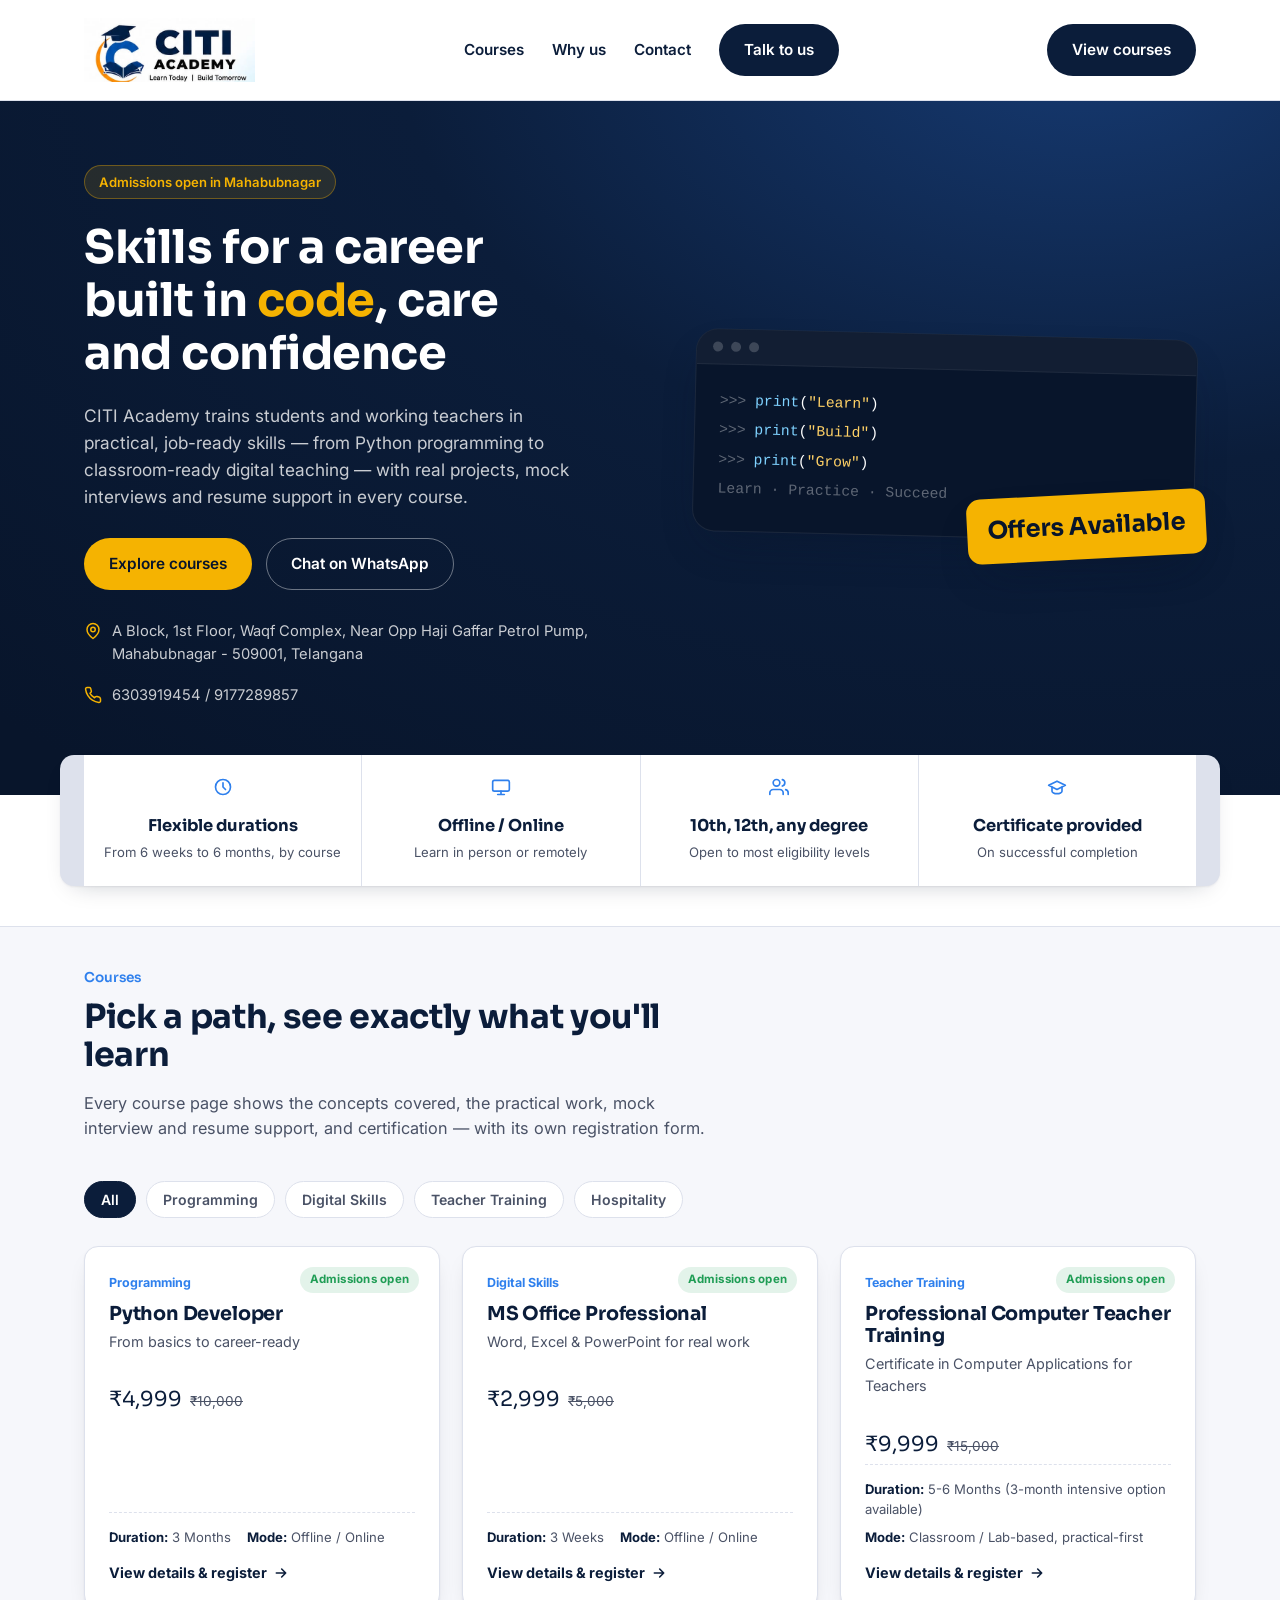
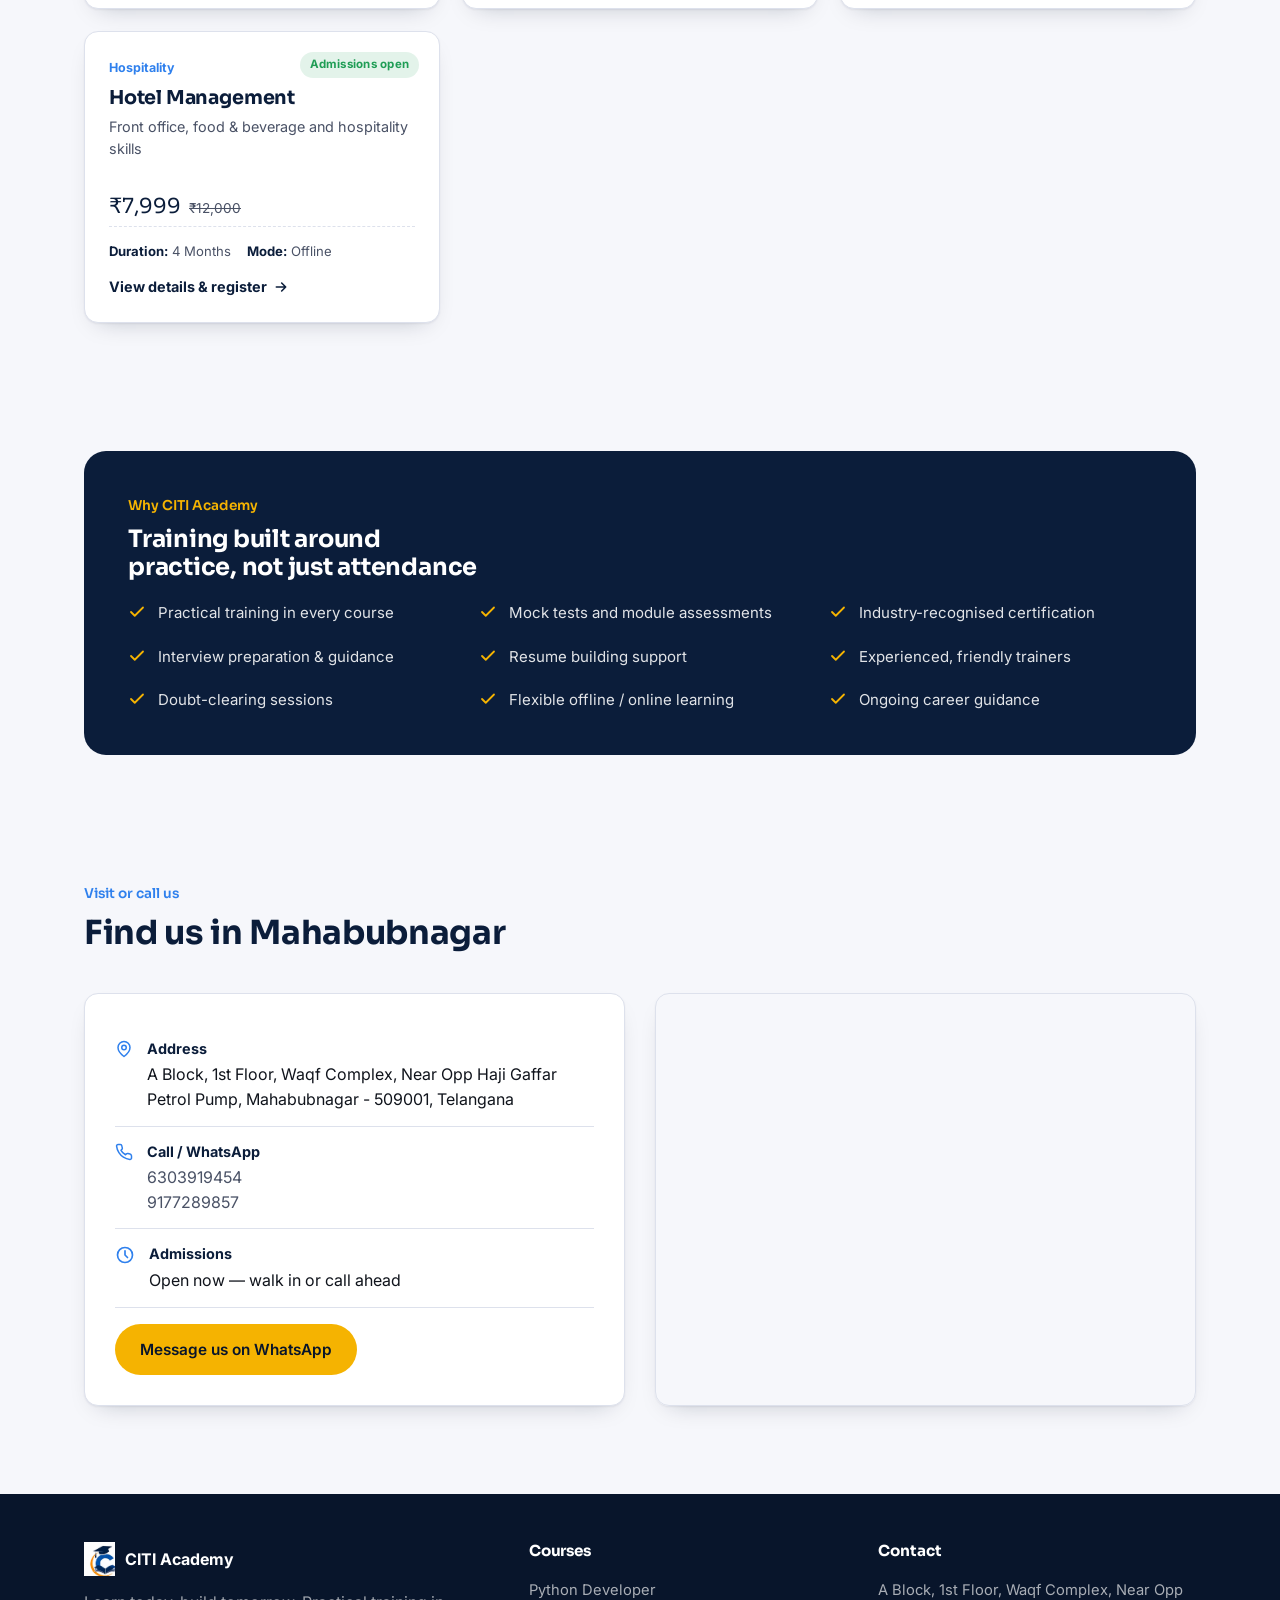
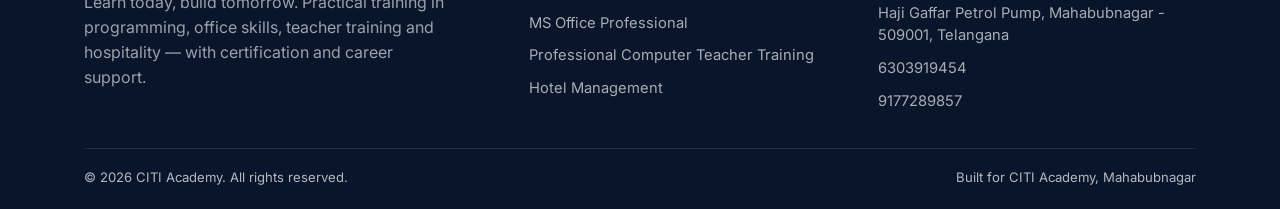
<file: index.html>
<!doctype html> 
<html lang="en">
<head>
<meta charset="UTF-8" />
<meta name="viewport" content="width=device-width, initial-scale=1" />
<title>CITI Academy, Mahabubnagar — Python, MS Office, Teacher Training & Hotel Management Courses</title>
<meta name="description" content="CITI Academy in Mahabubnagar, Telangana offers practical, certificate courses in Python Developer, MS Office, Professional Computer Teacher Training and Hotel Management. Offline & online batches. Call 6303919454." />
<meta name="keywords" content="CITI Academy, CITI Academy Mahabubnagar, Python course Mahabubnagar, computer teacher training, MS Office course, hotel management course, computer institute Mahabubnagar, Waqf Complex Mahabubnagar" />
<meta name="robots" content="index, follow" />
<meta name="google-site-verification" content="WbKcZV6cLNxIX26OUMDs0FAWcm-nRxJJ2PpLTy1rYeQ" />
<link rel="canonical" href="https://md-muzaffar.github.io/CITI-ACADEMY---website/" />

<meta property="og:type" content="website" />
<meta property="og:title" content="CITI Academy — Learn Today, Build Tomorrow" />
<meta property="og:description" content="Practical, certificate courses in Python, MS Office, Computer Teacher Training and Hotel Management. Offline & online batches in Mahabubnagar, Telangana." />
<meta property="og:image" content="assets/logo.png" />
<meta property="og:locale" content="en_IN" />

<link rel="icon" href="assets/favicon-32.png" sizes="32x32" />
<link rel="icon" href="assets/favicon-192.png" sizes="192x192" />
<link rel="apple-touch-icon" href="assets/favicon-192.png" />

<link rel="preconnect" href="https://fonts.googleapis.com" />
<link rel="preconnect" href="https://fonts.gstatic.com" crossorigin />
<link href="https://fonts.googleapis.com/css2?family=Sora:wght@500;600;700;800&family=Inter:wght@400;500;600;700&display=swap" rel="stylesheet" />
<link rel="stylesheet" href="css/style.css" />

<script type="application/ld+json">
{
  "@context": "https://schema.org",
  "@type": "EducationalOrganization",
  "name": "CITI Academy",
  "slogan": "Learn Today, Build Tomorrow",
  "url": "https://md-muzaffar.github.io/CITI-ACADEMY---website/",
  "logo": "https://md-muzaffar.github.io/CITI-ACADEMY---website/assets/logo.png",
  "address": {
    "@type": "PostalAddress",
    "streetAddress": "A Block, 1st Floor, Waqf Complex, Near Opp Haji Gaffar Petrol Pump",
    "addressLocality": "Mahabubnagar",
    "addressRegion": "Telangana",
    "postalCode": "509001",
    "addressCountry": "IN"
  },
  "telephone": ["+91-6303919454", "+91-9177289857"],
  "sameAs": []
}
</script>
</head>
<body>
<a class="skip-link" href="#main">Skip to content</a>

<header class="site-header">
  <div class="wrap">
    <a class="brand" href="index.html">
      <img src="assets/logo.png" alt="CITI Academy — Learn Today, Build Tomorrow" />
    </a>
    <nav class="main-nav" id="mainNav">
      <a href="#courses">Courses</a>
      <a href="#why">Why us</a>
      <a href="#contact">Contact</a>
      <a class="btn btn-navy btn-hide-mobile" href="#contact">Talk to us</a>
    </nav>
    <div class="header-cta">
      <a class="btn btn-navy btn-hide-mobile" href="#courses">View courses</a>
      <button class="nav-toggle" id="navToggle" aria-label="Open menu" aria-expanded="false">
        <svg width="20" height="20" viewBox="0 0 24 24" fill="none" stroke="currentColor" stroke-width="2" stroke-linecap="round"><path d="M4 6h16M4 12h16M4 18h16"/></svg>
      </button>
    </div>
  </div>
</header>

<main id="main">
  <!-- Hero -->
  <section class="hero">
    <div class="wrap">
      <div class="hero-copy">
        <span class="hero-kicker">Admissions open in Mahabubnagar</span>
        <h1>Skills for a career built in <em>code</em>, care and confidence</h1>
        <p class="lead">CITI Academy trains students and working teachers in practical, job-ready skills — from Python programming to classroom-ready digital teaching — with real projects, mock interviews and resume support in every course.</p>
        <div class="hero-actions">
          <a class="btn btn-primary" href="#courses">Explore courses</a>
          <a class="btn btn-outline" id="heroWhatsapp" href="#" target="_blank" rel="noopener">Chat on WhatsApp</a>
        </div>
        <div class="hero-meta" id="heroMeta"></div>
      </div>
      <div class="hero-visual">
        <div class="terminal">
          <div class="terminal-bar"><span></span><span></span><span></span></div>
          <div class="terminal-body">
            <div><span class="muted">&gt;&gt;&gt;</span> <span class="l1">print</span>(<span class="l2">"Learn"</span>)</div>
            <div><span class="muted">&gt;&gt;&gt;</span> <span class="l1">print</span>(<span class="l2">"Build"</span>)</div>
            <div><span class="muted">&gt;&gt;&gt;</span> <span class="l1">print</span>(<span class="l2">"Grow"</span>)</div>
            <div class="muted">Learn · Practice · Succeed</div>
          </div>
        </div>
        <div class="offer-chip">
          <span class="price">Offers Available</span>
        </div>
      </div>
    </div>
  </section>

  <!-- Stats -->
  <section class="stat-strip">
    <div class="wrap" id="statStrip"></div>
  </section>

  <!-- Courses -->
  <section class="section" id="courses">
    <div class="wrap">
      <div class="section-head">
        <span class="section-tag">Courses</span>
        <h2>Pick a path, see exactly what you'll learn</h2>
        <p>Every course page shows the concepts covered, the practical work, mock interview and resume support, and certification — with its own registration form.</p>
      </div>
      <div class="course-toolbar" id="courseFilters"></div>
      <div class="course-grid" id="courseGrid">
        <p>Loading courses…</p>
      </div>
    </div>
  </section>

  <!-- Why choose -->
  <section class="section" id="why">
    <div class="wrap">
      <div class="why-panel">
        <span class="section-tag" style="color:#f5b301">Why CITI Academy</span>
        <h2 style="color:#fff; max-width:20ch;">Training built around practice, not just attendance</h2>
        <div class="why-grid" id="whyGrid"></div>
      </div>
    </div>
  </section>

  <!-- Contact / location -->
  <section class="section" id="contact">
    <div class="wrap">
      <div class="section-head">
        <span class="section-tag">Visit or call us</span>
        <h2>Find us in Mahabubnagar</h2>
      </div>
      <div class="contact-grid">
        <div class="contact-card" id="contactCard"></div>
        <div class="map-frame">
          <iframe 
            src="https://www.google.com/maps?q=CITI+Academy,+Waqf+Complex,+A-Block,+Raichur+Road,+Boyapalle+Rural,+Mahbubnagar,+Telangana+509001&output=embed" 
            width="100%" 
            height="100%" 
            style="border:0;" 
            allowfullscreen="" 
            loading="lazy" 
            referrerpolicy="no-referrer-when-downgrade">
          </iframe>
        </div>
      </div>
    </div>
  </section>
</main>

<footer class="site-footer">
  <div class="wrap">
    <div class="footer-grid">
      <div>
        <div class="footer-brand"><img src="assets/icon.png" alt="" /><strong style="color:#fff;">CITI Academy</strong></div>
        <p style="color:rgba(255,255,255,.6); max-width:36ch;">Learn today, build tomorrow. Practical training in programming, office skills, teacher training and hospitality — with certification and career support.</p>
      </div>
      <div>
        <h4>Courses</h4>
        <div id="footerCourseLinks"></div>
      </div>
      <div>
        <h4>Contact</h4>
        <a id="footerAddress" href="#contact"></a>
        <a id="footerPhone1" href="#"></a>
        <a id="footerPhone2" href="#"></a>
      </div>
    </div>
    <div class="footer-bottom">
      <span>© <span id="year"></span> CITI Academy. All rights reserved.</span>
      <span>Built for CITI Academy, Mahabubnagar</span>
    </div>
  </div>
</footer>

<script src="js/shared.js"></script>
<script src="js/main.js"></script>
</body>
</html>
</file>
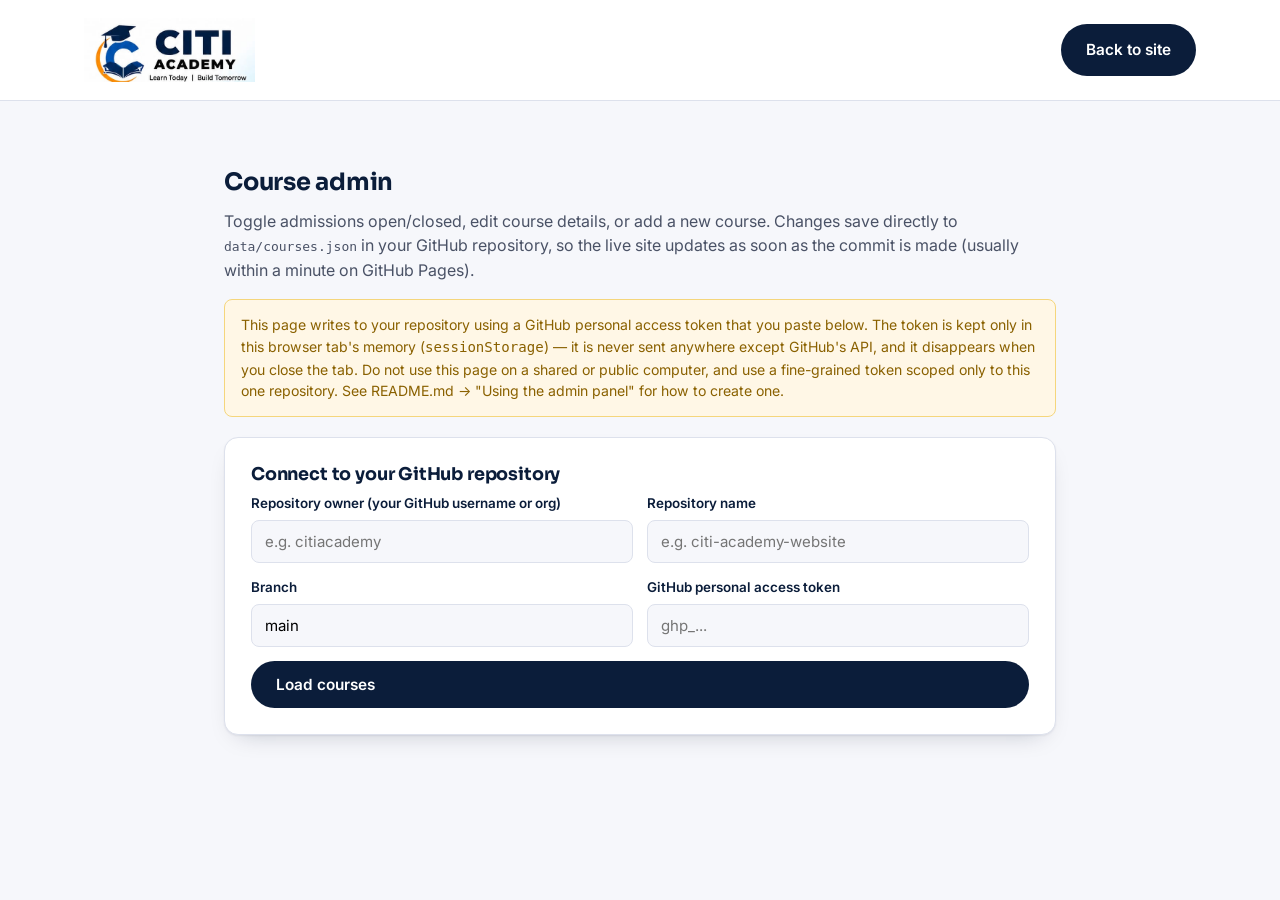
<file: admin.html>
<!doctype html>
<html lang="en">
<head>
<meta charset="UTF-8" />
<meta name="viewport" content="width=device-width, initial-scale=1" />
<title>Admin — CITI Academy</title>
<meta name="robots" content="noindex, nofollow" />
<link rel="icon" href="assets/favicon-32.png" sizes="32x32" />
<link rel="preconnect" href="https://fonts.googleapis.com" />
<link rel="preconnect" href="https://fonts.gstatic.com" crossorigin />
<link href="https://fonts.googleapis.com/css2?family=Sora:wght@500;600;700;800&family=Inter:wght@400;500;600;700&display=swap" rel="stylesheet" />
<link rel="stylesheet" href="css/style.css" />
</head>
<body>
<header class="site-header">
  <div class="wrap">
    <a class="brand" href="index.html"><img src="assets/logo.png" alt="CITI Academy" /></a>
    <div class="header-cta"><a class="btn btn-navy" href="index.html">Back to site</a></div>
  </div>
</header>

<div class="admin-shell">
  <h1 style="font-size:1.5rem; color:var(--navy-900); margin-top:28px;">Course admin</h1>
  <p>Toggle admissions open/closed, edit course details, or add a new course. Changes save directly to <code>data/courses.json</code> in your GitHub repository, so the live site updates as soon as the commit is made (usually within a minute on GitHub Pages).</p>

  <div class="admin-warning">
    This page writes to your repository using a GitHub personal access token that you paste below. The token is kept only in this browser tab's memory (<code>sessionStorage</code>) — it is never sent anywhere except GitHub's API, and it disappears when you close the tab. Do not use this page on a shared or public computer, and use a fine-grained token scoped only to this one repository. See README.md → "Using the admin panel" for how to create one.
  </div>

  <div class="admin-card" id="connectCard">
    <h2>Connect to your GitHub repository</h2>
    <div class="reg-form">
      <div class="row2">
        <div class="field">
          <label for="ghOwner">Repository owner (your GitHub username or org)</label>
          <input id="ghOwner" type="text" placeholder="e.g. citiacademy" />
        </div>
        <div class="field">
          <label for="ghRepo">Repository name</label>
          <input id="ghRepo" type="text" placeholder="e.g. citi-academy-website" />
        </div>
      </div>
      <div class="row2">
        <div class="field">
          <label for="ghBranch">Branch</label>
          <input id="ghBranch" type="text" value="main" />
        </div>
        <div class="field">
          <label for="ghToken">GitHub personal access token</label>
          <input id="ghToken" type="password" placeholder="ghp_..." />
        </div>
      </div>
      <button class="btn btn-navy" id="connectBtn">Load courses</button>
      <div class="form-msg" id="connectMsg"></div>
    </div>
  </div>

  <div id="editorArea" style="display:none;">
    <div class="admin-card">
      <div class="course-row-top">
        <h2 style="margin:0;">Existing courses</h2>
        <button class="btn btn-primary" id="saveBtn">Save changes to GitHub</button>
      </div>
      <p>Toggle a switch to open or close admissions instantly. Edit any field, then click "Save changes" once at the bottom — one click commits every edit on this page.</p>
      <div id="courseRows"></div>
    </div>

    <div class="admin-card">
      <h2>Add a new course</h2>
      <div class="reg-form">
        <div class="row2">
          <div class="field"><label>Course name</label><input id="newName" type="text" placeholder="e.g. Digital Marketing" /></div>
          <div class="field"><label>Category</label><input id="newCategory" type="text" placeholder="e.g. Marketing" /></div>
        </div>
        <div class="row2">
          <div class="field"><label>Duration</label><input id="newDuration" type="text" placeholder="e.g. 2 Months" /></div>
          <div class="field"><label>Mode</label><input id="newMode" type="text" placeholder="e.g. Offline / Online" /></div>
        </div>
        <div class="row2">
          <div class="field"><label>Fee (₹)</label><input id="newFee" type="number" placeholder="4999" /></div>
          <div class="field"><label>Original fee (₹, optional)</label><input id="newOriginalFee" type="number" placeholder="8000" /></div>
        </div>
        <div class="field"><label>Eligibility</label><input id="newEligibility" type="text" placeholder="e.g. 10th, 12th or any degree" /></div>
        <div class="field"><label>Tagline (short, shown on the course card)</label><input id="newTagline" type="text" /></div>
        <div class="field"><label>Overview</label><textarea id="newOverview"></textarea></div>
        <div class="field"><label>What you'll learn (one line per concept)</label><textarea class="mono" id="newConcepts" rows="5"></textarea></div>
        <div class="field"><label>Practical work (one line per item)</label><textarea class="mono" id="newPractical" rows="4"></textarea></div>
        <div class="field"><label>Mock interview description</label><textarea id="newMockInterview"></textarea></div>
        <div class="field"><label>Resume preparation description</label><textarea id="newResumePrep"></textarea></div>
        <div class="field"><label>Certification description</label><textarea id="newCertification"></textarea></div>
        <div class="field"><label>Highlights (one line per item)</label><textarea class="mono" id="newHighlights" rows="4"></textarea></div>
        <button class="btn btn-navy" id="addCourseBtn">Add course to list below</button>
        <p style="font-size:.82rem;">This adds it to the list above only — remember to click "Save changes to GitHub" afterwards.</p>
      </div>
    </div>
  </div>
</div>

<script src="js/shared.js"></script>
<script src="js/admin.js"></script>
</body>
</html>
</file>
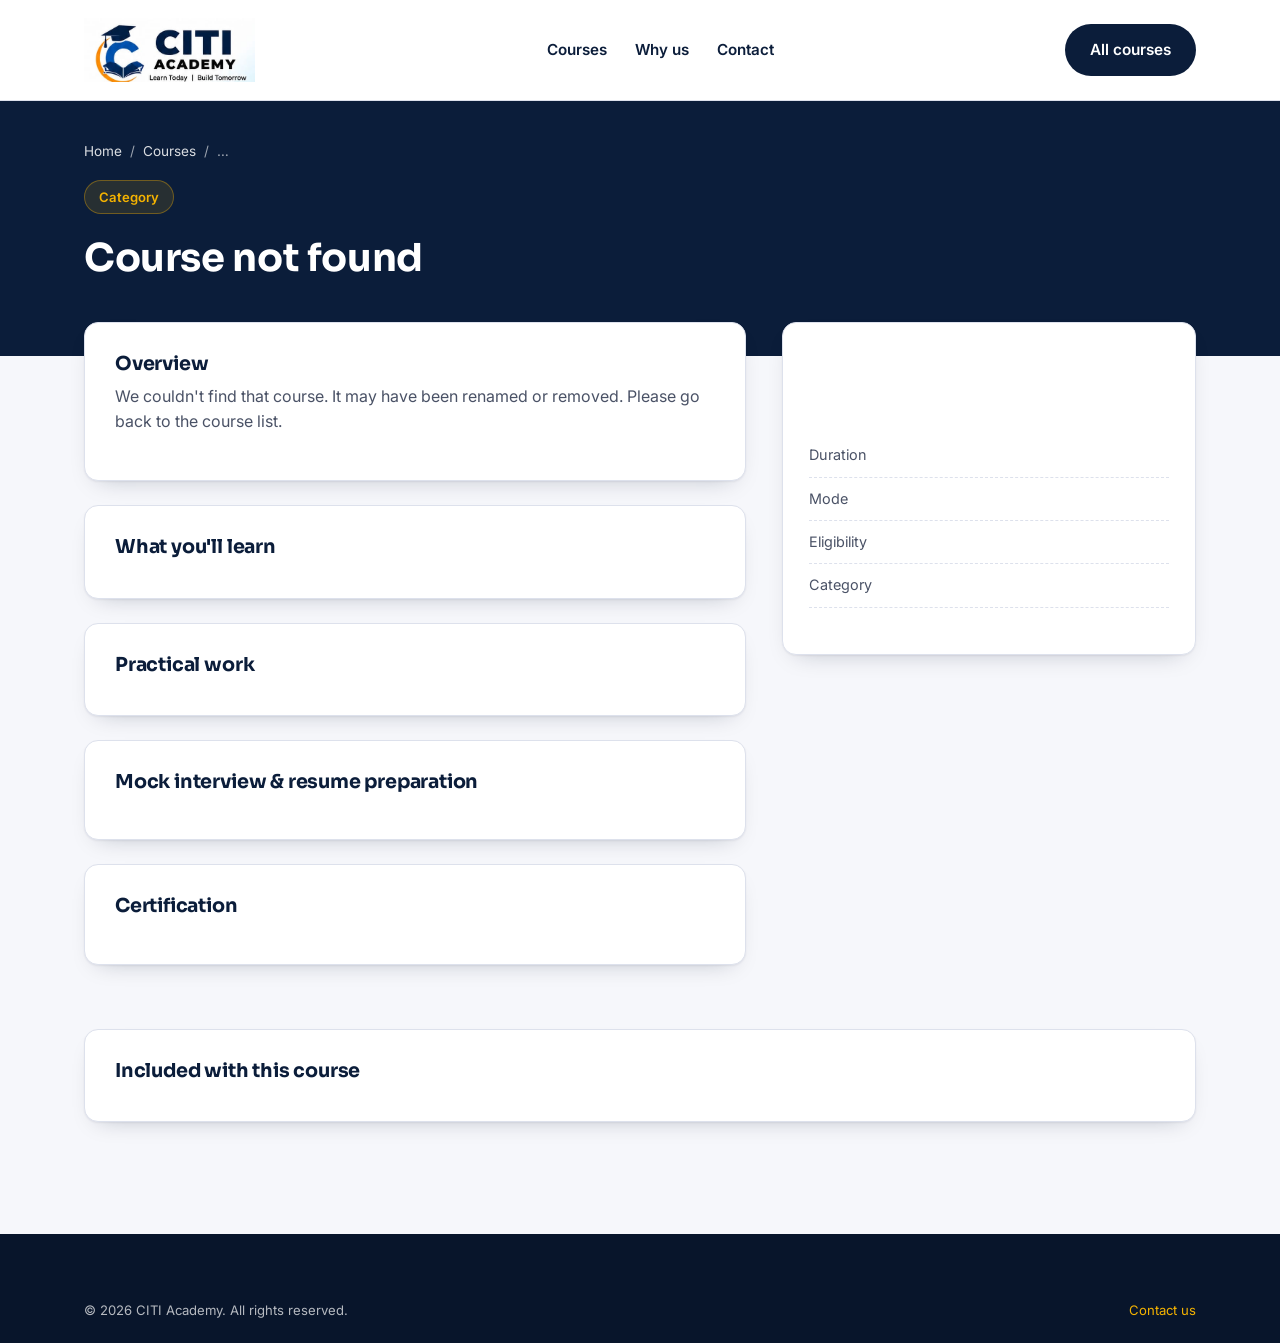
<file: course.html>
<!doctype html>
<html lang="en">
<head>
<meta charset="UTF-8" />
<meta name="viewport" content="width=device-width, initial-scale=1" />
<title id="pageTitle">Course details — CITI Academy</title>
<meta id="pageDescription" name="description" content="Course details, concepts, practical work and registration at CITI Academy, Mahabubnagar." />
<meta name="robots" content="index, follow" />
<link rel="icon" href="assets/favicon-32.png" sizes="32x32" />
<link rel="apple-touch-icon" href="assets/favicon-192.png" />
<link rel="preconnect" href="https://fonts.googleapis.com" />
<link rel="preconnect" href="https://fonts.gstatic.com" crossorigin />
<link href="https://fonts.googleapis.com/css2?family=Sora:wght@500;600;700;800&family=Inter:wght@400;500;600;700&display=swap" rel="stylesheet" />
<link rel="stylesheet" href="css/style.css" />
</head>
<body>
<a class="skip-link" href="#main">Skip to content</a>

<header class="site-header">
  <div class="wrap">
    <a class="brand" href="index.html"><img src="assets/logo.png" alt="CITI Academy" /></a>
    <nav class="main-nav" id="mainNav">
      <a href="index.html#courses">Courses</a>
      <a href="index.html#why">Why us</a>
      <a href="index.html#contact">Contact</a>
    </nav>
    <div class="header-cta">
      <a class="btn btn-navy btn-hide-mobile" href="index.html#courses">All courses</a>
      <button class="nav-toggle" id="navToggle" aria-label="Open menu" aria-expanded="false">
        <svg width="20" height="20" viewBox="0 0 24 24" fill="none" stroke="currentColor" stroke-width="2" stroke-linecap="round"><path d="M4 6h16M4 12h16M4 18h16"/></svg>
      </button>
    </div>
  </div>
</header>

<main id="main">
  <section class="course-hero">
    <div class="wrap">
      <div class="breadcrumb"><a href="index.html">Home</a> &nbsp;/&nbsp; <a href="index.html#courses">Courses</a> &nbsp;/&nbsp; <span id="crumbName">…</span></div>
      <div class="course-hero-top">
        <div>
          <span class="hero-kicker" id="courseCategory">Category</span>
          <h1 id="courseName">Loading course…</h1>
          <p class="lead" id="courseTagline" style="max-width:60ch;"></p>
        </div>
        <span class="badge-status" id="courseStatus"></span>
      </div>
    </div>
  </section>

  <div class="wrap">
    <div class="course-detail-grid">
      <div>
        <div class="detail-panel">
          <h2>Overview</h2>
          <p id="courseOverview"></p>
        </div>

        <div class="detail-panel">
          <h2>What you'll learn</h2>
          <ul class="check-list" id="conceptsList"></ul>
        </div>

        <div class="detail-panel">
          <h2>Practical work</h2>
          <ul class="check-list" id="practicalList"></ul>
        </div>

        <div class="detail-panel">
          <h2>Mock interview &amp; resume preparation</h2>
          <p id="mockInterviewText"></p>
          <p id="resumePrepText"></p>
        </div>

        <div class="detail-panel">
          <h2>Certification</h2>
          <p id="certificationText"></p>
        </div>
      </div>

      <aside>
        <div class="side-summary">
          <div class="fee-block">
            <span class="fee" id="sideFee"></span><span class="was" id="sideOriginalFee"></span>
          </div>
          <div class="summary-row"><span>Duration</span><span id="sideDuration"></span></div>
          <div class="summary-row"><span>Mode</span><span id="sideMode"></span></div>
          <div class="summary-row"><span>Eligibility</span><span id="sideEligibility"></span></div>
          <div class="summary-row"><span>Category</span><span id="sideCategory"></span></div>

          <div id="registrationArea" style="margin-top:20px;"></div>
        </div>
      </aside>
    </div>
  </div>

  <section class="section" id="highlightsSection">
    <div class="wrap">
      <div class="detail-panel">
        <h2>Included with this course</h2>
        <ul class="check-list" id="highlightsList" style="display:grid; grid-template-columns:1fr 1fr; gap:12px;"></ul>
      </div>
    </div>
  </section>
</main>

<footer class="site-footer">
  <div class="wrap">
    <div class="footer-bottom">
      <span>© <span id="year"></span> CITI Academy. All rights reserved.</span>
      <a href="index.html#contact" style="color:#f5b301; text-decoration:none;">Contact us</a>
    </div>
  </div>
</footer>

<script src="js/shared.js"></script>
<script src="js/config.js"></script>
<script src="js/course.js"></script>
</body>
</html>
</file>
<file: css/style.css>
/* =========================================================
   CITI Academy — design tokens
   ========================================================= */
:root{
  --navy-950: #08152b;
  --navy-900: #0b1d3a;
  --navy-800: #122b52;
  --navy-700: #1c3d6e;
  --blue-500: #2f80ed;
  --gold-500: #f5b301;
  --gold-600: #d99900;
  --paper: #f6f7fb;
  --paper-dim: #eceef5;
  --ink: #10141c;
  --ink-soft: #4a5266;
  --line: #dde1ec;
  --white: #ffffff;
  --ok-500: #1f9d55;
  --closed-500: #c0392b;

  --font-display: "Sora", "Segoe UI", sans-serif;
  --font-body: "Inter", "Segoe UI", sans-serif;

  --radius-s: 8px;
  --radius-m: 14px;
  --radius-l: 22px;
  --shadow-card: 0 1px 2px rgba(8,21,43,.06), 0 10px 24px -14px rgba(8,21,43,.28);
  --shadow-pop: 0 20px 45px -18px rgba(8,21,43,.45);
  --container: 1160px;
}

@media (prefers-color-scheme: dark){ /* intentionally not auto-inverting; brand is navy-first */ }

*, *::before, *::after{ box-sizing: border-box; }
html{ scroll-behavior: smooth; }
body{
  margin:0;
  font-family: var(--font-body);
  color: var(--ink);
  background: var(--paper);
  line-height: 1.55;
  -webkit-font-smoothing: antialiased;
}
img{ max-width:100%; display:block; }
a{ color: inherit; }
h1,h2,h3,h4{ font-family: var(--font-display); margin:0 0 .5em; line-height:1.15; letter-spacing: -0.01em; }
p{ margin:0 0 1em; color: var(--ink-soft); }
ul{ margin:0; padding:0; }
button{ font-family: inherit; }

:focus-visible{
  outline: 3px solid var(--gold-500);
  outline-offset: 2px;
}

.wrap{
  max-width: var(--container);
  margin: 0 auto;
  padding: 0 24px;
}

.eyebrow-free-label{ /* utility placeholder, unused by design choice */ }

/* Buttons ------------------------------------------------ */
.btn{
  display:inline-flex;
  align-items:center;
  gap:.5em;
  padding: 13px 24px;
  border-radius: 999px;
  font-weight: 600;
  font-size: .96rem;
  text-decoration:none;
  border: 1px solid transparent;
  cursor:pointer;
  transition: transform .15s ease, box-shadow .15s ease, background-color .15s ease;
}
.btn:active{ transform: translateY(1px); }
.btn-primary{
  background: var(--gold-500);
  color: var(--navy-950);
}
.btn-primary:hover{ background: var(--gold-600); }
.btn-outline{
  background: transparent;
  border-color: rgba(255,255,255,.4);
  color: var(--white);
}
.btn-outline:hover{ 
  background: rgba(255,255,255,.1);
  color: var(--white);
}
/* "Talk to us" sits on the white header — needs dark text, not white */
.site-header .btn-outline{
  border-color: var(--line);
  color: var(--navy-900);
}
.site-header .btn-outline:hover{
  background: var(--paper-dim);
  color: var(--navy-900);
}
/* "Chat on WhatsApp" sits on the dark hero — stays white */
.hero .btn-outline{
  color: var(--white);
}
.btn-navy{
  background: var(--navy-900);
  color: var(--white);
}
.btn-navy:hover{ background: var(--navy-800); }
.btn-block{ width:100%; justify-content:center; }
.btn[disabled]{ opacity:.5; cursor:not-allowed; }

/* Header --------------------------------------------------*/
.site-header{
  position: sticky; top:0; z-index: 40;
  background: var(--white);
  border-bottom: 1px solid var(--line);
}
.site-header .wrap{
  display:flex; align-items:center; justify-content:space-between;
  height: 100px;
}
.brand{ display:flex; align-items:center; gap:10px; text-decoration:none; }
.brand img{ height: 64px; width:auto; }
.brand-text{ display:none; }
.main-nav{ display:flex; align-items:center; gap: 28px; }
.main-nav a{
  text-decoration:none; color: var(--navy-900); font-weight:600; font-size:.95rem;
}
.main-nav a:hover{ color: var(--blue-500); }
/* The header CTA (e.g. "Talk to us") is an <a class="btn ..."> living inside .main-nav.
   .main-nav a's color was winning over the button's own color, making the text invisible
   on its own navy/outline background. These rules restore the button's intended color. */
.main-nav a.btn{ color: var(--white); }
.main-nav a.btn:hover{ color: var(--white); }
.main-nav a.btn-outline{ color: var(--navy-900); }
.main-nav a.btn-outline:hover{ color: var(--navy-900); }
.main-nav a.btn-primary{ color: var(--navy-950); }
.main-nav a.btn-primary:hover{ color: var(--navy-950); }
.header-cta{ display:flex; align-items:center; gap:14px; }
.nav-toggle{ display:none; }

@media (max-width: 860px){
  .main-nav{
    position:fixed; inset: 76px 0 auto 0;
    background: var(--white);
    flex-direction:column; align-items:flex-start;
    padding: 18px 24px 28px;
    gap: 16px;
    border-bottom: 1px solid var(--line);
    transform: translateY(-8px);
    opacity:0;
    pointer-events:none;
    transition: transform .18s ease, opacity .18s ease;
  }
  .main-nav.is-open{ transform: translateY(0); opacity:1; pointer-events:auto; }
  .nav-toggle{
    display:inline-flex; align-items:center; justify-content:center;
    width:42px; height:42px; border-radius: 10px;
    border:1px solid var(--line); background: var(--white);
  }
  .header-cta .btn-hide-mobile{ display:none; }
}

/* Hero ------------------------------------------------------*/
.hero{
  background: radial-gradient(120% 140% at 85% -10%, #163a72 0%, var(--navy-900) 45%, var(--navy-950) 100%);
  color: var(--white);
  padding: 64px 0 88px;
  position: relative;
  overflow:hidden;
}
.hero .wrap{
  display:grid; grid-template-columns: 1.05fr .95fr; gap: 56px; align-items:center;
}
.hero-kicker{
  display:inline-flex; align-items:center; gap:8px;
  background: rgba(245,179,1,.12);
  border: 1px solid rgba(245,179,1,.35);
  color: var(--gold-500);
  padding: 6px 14px; border-radius: 999px;
  font-size: .82rem; font-weight:600;
  margin-bottom: 22px;
}
.hero h1{
  font-size: clamp(2.1rem, 3.6vw, 3.2rem);
  color: var(--white);
  max-width: 12.5ch;
}
.hero h1 em{ font-style:normal; color: var(--gold-500); }
.hero p.lead{
  color: rgba(255,255,255,.78);
  font-size: 1.08rem;
  max-width: 46ch;
}
.hero-actions{ display:flex; gap:14px; flex-wrap:wrap; margin: 28px 0 30px; }
.hero-meta{ display:flex; flex-wrap:wrap; gap: 18px 28px; }
.hero-meta-item{ display:flex; align-items:flex-start; gap:10px; font-size:.92rem; color: rgba(255,255,255,.78); }
.hero-meta-item svg{ flex-shrink:0; margin-top:2px; color: var(--gold-500); }

/* Hero terminal visual */
.hero-visual{ position:relative; }
.terminal{
  background: var(--navy-950);
  border: 1px solid rgba(255,255,255,.08);
  border-radius: var(--radius-l);
  box-shadow: var(--shadow-pop);
  overflow:hidden;
  transform: rotate(1.4deg);
}
.terminal-bar{
  display:flex; align-items:center; gap:8px;
  padding: 12px 16px;
  background: rgba(255,255,255,.04);
  border-bottom: 1px solid rgba(255,255,255,.06);
}
.terminal-bar span{ width:10px; height:10px; border-radius:50%; background: rgba(255,255,255,.18); }
.terminal-body{
  padding: 22px 24px 26px;
  font-family: "JetBrains Mono", "Courier New", monospace;
  font-size: .92rem;
  line-height: 2;
}
.terminal-body .l1{ color: #7fd2ff; }
.terminal-body .l2{ color: #ffd166; }
.terminal-body .l3{ color: #9be89b; }
.terminal-body .muted{ color: rgba(255,255,255,.35); }
.offer-chip{
  position:absolute; right: -10px; bottom: -22px;
  background: var(--gold-500);
  color: var(--navy-950);
  padding: 14px 20px;
  border-radius: var(--radius-m);
  box-shadow: var(--shadow-pop);
  transform: rotate(-3deg);
  font-family: var(--font-display);
}
.offer-chip small{ display:block; font-family: var(--font-body); font-weight:600; font-size:.72rem; text-transform:none; opacity:.75; }
.offer-chip .price{ font-size: 1.5rem; font-weight:700; }
.offer-chip .was{ text-decoration: line-through; font-size:.85rem; font-weight:600; opacity:.6; margin-left:6px; }

@media (max-width: 900px){
  .hero .wrap{ grid-template-columns: 1fr; }
  .hero-visual{ margin-top: 10px; }
  .terminal{ transform: none; }
  .offer-chip{ right: 12px; bottom: -18px; }
}

/* Stat strip -------------------------------------------------*/
.stat-strip{
  background: var(--white);
  border-bottom: 1px solid var(--line);
}
.stat-strip .wrap{
  display:grid; grid-template-columns: repeat(4, 1fr);
  gap: 1px;
  background: var(--line);
  transform: translateY(-40px);
  border-radius: var(--radius-m);
  overflow:hidden;
  box-shadow: var(--shadow-card);
}
.stat-card{
  background: var(--white);
  padding: 22px 18px;
  text-align:center;
}
.stat-card svg{ color: var(--blue-500); margin-bottom:10px; }
.stat-card strong{ display:block; font-family: var(--font-display); font-size:1.02rem; color: var(--navy-900); }
.stat-card span{ font-size:.82rem; color: var(--ink-soft); }
@media (max-width: 720px){
  .stat-strip .wrap{ grid-template-columns: repeat(2,1fr); transform: translateY(-24px); }
}

/* Section shell ------------------------------------------------*/
.section{ padding: 40px 0 88px; }
.section-head{ max-width: 640px; margin-bottom: 40px; }
.section-head h2{ font-size: clamp(1.6rem, 2.6vw, 2.1rem); color: var(--navy-900); }
.section-head p{ font-size: 1.02rem; }
.section-tag{
  font-family: var(--font-display);
  color: var(--blue-500);
  font-weight:600;
  font-size: .85rem;
  margin-bottom: 10px;
  display:block;
}

/* Course grid ----------------------------------------------------*/
.course-toolbar{
  display:flex; flex-wrap:wrap; gap:10px; margin-bottom: 28px;
}
.chip-filter{
  border:1px solid var(--line);
  background: var(--white);
  padding: 9px 16px;
  border-radius: 999px;
  font-size:.88rem;
  font-weight:600;
  color: var(--ink-soft);
  cursor:pointer;
}
.chip-filter.is-active{
  background: var(--navy-900);
  border-color: var(--navy-900);
  color: var(--white);
}
.course-grid{
  display:grid;
  grid-template-columns: repeat(auto-fill, minmax(270px, 1fr));
  gap: 22px;
}
.course-card{
  background: var(--white);
  border: 1px solid var(--line);
  border-radius: var(--radius-m);
  padding: 26px 24px 24px;
  display:flex; flex-direction:column;
  box-shadow: var(--shadow-card);
  text-decoration:none;
  color: inherit;
  transition: border-color .15s ease;
  position:relative;
}
.course-card:hover{ border-color: var(--blue-500); }
.course-card.is-closed{ opacity:.72; }
.course-card .status{
  position:absolute; top:20px; right:20px;
  font-size:.72rem; font-weight:700; letter-spacing:.02em;
  padding: 4px 10px; border-radius: 999px;
}
.status.open{ background: rgba(31,157,85,.12); color: var(--ok-500); }
.status.closed{ background: rgba(192,57,43,.12); color: var(--closed-500); }
.course-card .category{ font-size:.78rem; font-weight:700; color: var(--blue-500); margin-bottom:10px; }
.course-card h3{ font-size:1.2rem; color: var(--navy-900); margin-bottom:6px; }
.course-card .tagline{ font-size:.9rem; color: var(--ink-soft); margin-bottom:16px; }
.course-card .meta-row{
  display:flex; flex-wrap:wrap; gap: 8px 16px;
  font-size:.82rem; color: var(--ink-soft);
  border-top: 1px dashed var(--line);
  padding-top: 14px; margin-top:auto;
}
.course-card .meta-row b{ color: var(--navy-900); }
.course-card .fee-row{ display:flex; align-items:baseline; gap:8px; margin: 14px 0 4px; }
.course-card .fee-row .fee{ font-family: var(--font-display); font-size:1.3rem; color: var(--navy-900); }
.course-card .fee-row .was{ text-decoration:line-through; color: var(--ink-soft); font-size:.85rem; }
.course-card .cta-line{ margin-top:14px; font-weight:700; color: var(--navy-900); font-size:.9rem; display:flex; align-items:center; gap:6px; }

.empty-state{
  border: 1px dashed var(--line);
  border-radius: var(--radius-m);
  padding: 40px;
  text-align:center;
  color: var(--ink-soft);
}

/* Why choose ---------------------------------------------------*/
.why-panel{
  background: var(--navy-900);
  color: var(--white);
  border-radius: var(--radius-l);
  padding: 44px;
  display:grid;
  grid-template-columns: 1fr;
}
.why-grid{
  display:grid; grid-template-columns: repeat(3, 1fr); gap: 20px 28px;
  margin-top:8px;
}
.why-item{ display:flex; gap:12px; align-items:flex-start; }
.why-item svg{ color: var(--gold-500); flex-shrink:0; margin-top:2px; }
.why-item span{ font-size:.94rem; color: rgba(255,255,255,.88); }
@media (max-width: 820px){
  .why-panel{ padding: 30px 22px; }
  .why-grid{ grid-template-columns: 1fr 1fr; }
}
@media (max-width: 520px){ .why-grid{ grid-template-columns: 1fr; } }

/* Contact / location ---------------------------------------------*/
.contact-grid{
  display:grid; grid-template-columns: 1fr 1fr; gap: 30px;
}
.contact-card{
  background: var(--white); border:1px solid var(--line);
  border-radius: var(--radius-m); padding: 30px;
  box-shadow: var(--shadow-card);
}
.contact-line{ display:flex; gap:14px; padding: 14px 0; border-bottom: 1px solid var(--line); }
.contact-line:last-child{ border-bottom:none; }
.contact-line svg{ color: var(--blue-500); flex-shrink:0; margin-top:2px; }
.contact-line strong{ display:block; color: var(--navy-900); font-size:.9rem; margin-bottom:2px; }
.contact-line a{ text-decoration:none; color: var(--ink-soft); }
.contact-line a:hover{ color: var(--blue-500); }
.map-frame{
  border:1px solid var(--line); border-radius: var(--radius-m); overflow:hidden; height:100%; min-height: 280px;
  box-shadow: var(--shadow-card);
}
.map-frame iframe{ width:100%; height:100%; min-height:280px; border:0; }
@media (max-width: 820px){ .contact-grid{ grid-template-columns:1fr; } }

/* Footer -----------------------------------------------------*/
.site-footer{ background: var(--navy-950); color: rgba(255,255,255,.7); padding: 48px 0 22px; }
.footer-grid{ display:grid; grid-template-columns: 1.3fr 1fr 1fr; gap: 32px; padding-bottom: 30px; border-bottom: 1px solid rgba(255,255,255,.1); }
.footer-grid h4{ color: var(--white); font-size:.95rem; margin-bottom: 14px; }
.footer-grid a{ text-decoration:none; color: rgba(255,255,255,.65); display:block; padding: 5px 0; font-size:.92rem; }
.footer-grid a:hover{ color: var(--gold-500); }
.footer-brand{ display:flex; align-items:center; gap:10px; margin-bottom: 14px; }
.footer-brand img{ height:34px; }
.footer-bottom{ display:flex; justify-content:space-between; flex-wrap:wrap; gap:10px; padding-top: 18px; font-size:.82rem; }
@media (max-width: 720px){ .footer-grid{ grid-template-columns: 1fr 1fr; } }
@media (max-width: 480px){ .footer-grid{ grid-template-columns: 1fr; } }

/* Course detail page --------------------------------------------*/
.course-hero{
  background: var(--navy-900); color:var(--white); padding: 40px 0 56px;
}
.breadcrumb{ font-size:.85rem; color: rgba(255,255,255,.6); margin-bottom: 18px; }
.breadcrumb a{ color: rgba(255,255,255,.85); text-decoration:none; }
.course-hero-top{ display:flex; justify-content:space-between; align-items:flex-start; gap:20px; flex-wrap:wrap; }
.course-hero h1{ color: var(--white); font-size: clamp(1.7rem, 3vw, 2.4rem); max-width: 22ch; }
.badge-status{ font-size:.78rem; font-weight:700; padding: 6px 14px; border-radius:999px; }
.course-detail-grid{ display:grid; grid-template-columns: 1.6fr 1fr; gap: 36px; align-items:start; margin-top: -34px; }
.detail-panel{
  background: var(--white); border:1px solid var(--line); border-radius: var(--radius-m);
  padding: 30px; box-shadow: var(--shadow-card); margin-bottom: 24px;
}
.detail-panel h2{ font-size:1.2rem; color: var(--navy-900); }
.check-list{ display:flex; flex-direction:column; gap: 12px; }
.check-list li{ display:flex; gap:10px; align-items:flex-start; list-style:none; font-size:.96rem; color: var(--ink); }
.check-list li svg{ color: var(--ok-500); flex-shrink:0; margin-top:3px; }
.side-summary{
  background: var(--white); border:1px solid var(--line); border-radius: var(--radius-m);
  padding: 26px; box-shadow: var(--shadow-card); position:sticky; top: 96px;
}
.summary-row{ display:flex; justify-content:space-between; padding: 10px 0; border-bottom:1px dashed var(--line); font-size:.9rem; }
.summary-row:last-of-type{ border-bottom:none; }
.summary-row span:first-child{ color: var(--ink-soft); }
.summary-row span:last-child{ font-weight:700; color: var(--navy-900); text-align:right; }
.fee-block{ text-align:center; padding: 18px 0; }
.fee-block .fee{ font-family: var(--font-display); font-size: 2rem; color: var(--navy-900); }
.fee-block .was{ text-decoration:line-through; color: var(--ink-soft); margin-left:8px; }

/* Registration form -----------------------------------------*/
.reg-form{ display:grid; gap: 14px; }
.reg-form .row2{ display:grid; grid-template-columns:1fr 1fr; gap:14px; }
.field label{ display:block; font-size:.84rem; font-weight:600; color: var(--navy-900); margin-bottom:6px; }
.field input, .field select, .field textarea{
  width:100%; padding: 11px 13px; border-radius: var(--radius-s);
  border: 1px solid var(--line); font-family: inherit; font-size:.94rem; background: var(--paper);
}
.field textarea{ resize: vertical; min-height: 78px; }
.field input:focus, .field select:focus, .field textarea:focus{ outline:none; border-color: var(--blue-500); background: var(--white); }
@media (max-width: 560px){ .reg-form .row2{ grid-template-columns:1fr; } }

.form-msg{ padding: 12px 14px; border-radius: var(--radius-s); font-size:.9rem; margin-top: 10px; display:none; }
.form-msg.success{ display:block; background: rgba(31,157,85,.1); color: var(--ok-500); }
.form-msg.error{ display:block; background: rgba(192,57,43,.1); color: var(--closed-500); }

.closed-note{
  background: var(--paper-dim); border: 1px dashed var(--line); border-radius: var(--radius-m);
  padding: 22px; text-align:center;
}
.closed-note svg{ color: var(--closed-500); margin-bottom:10px; }

@media (max-width: 900px){
  .course-detail-grid{ grid-template-columns:1fr; margin-top:20px; }
  .side-summary{ position:static; }
}

/* Admin page ----------------------------------------------------*/
.admin-shell{ max-width: 880px; margin: 0 auto; padding: 40px 24px 80px; }
.admin-card{ background:var(--white); border:1px solid var(--line); border-radius: var(--radius-m); padding: 26px; box-shadow: var(--shadow-card); margin-bottom: 22px; }
.admin-card h2{ font-size:1.1rem; color:var(--navy-900); }
.admin-warning{ background:#fff7e6; border:1px solid #f5d67c; color:#8a6100; padding:14px 16px; border-radius: var(--radius-s); font-size:.88rem; margin-bottom: 20px; }
.course-row{ border:1px solid var(--line); border-radius: var(--radius-s); padding:16px; margin-bottom:12px; }
.course-row-top{ display:flex; justify-content:space-between; align-items:center; gap:12px; flex-wrap:wrap; }
.toggle{ position:relative; width:46px; height:26px; }
.toggle input{ opacity:0; width:0; height:0; }
.toggle span{ position:absolute; inset:0; background:#ccc; border-radius:999px; transition:.15s; cursor:pointer; }
.toggle span::before{ content:""; position:absolute; width:20px; height:20px; left:3px; top:3px; background:#fff; border-radius:50%; transition:.15s; }
.toggle input:checked + span{ background: var(--ok-500); }
.toggle input:checked + span::before{ transform: translateX(20px); }
textarea.mono{ font-family: "JetBrains Mono", monospace; font-size:.85rem; }

.utility-bar{ display:flex; gap:10px; flex-wrap:wrap; }

.skip-link{
  position:absolute; left:-999px; top:auto;
  background:var(--navy-900); color:#fff; padding:10px 16px; border-radius: 8px;
}
.skip-link:focus{ left:16px; top:16px; z-index:100; }
</file>
